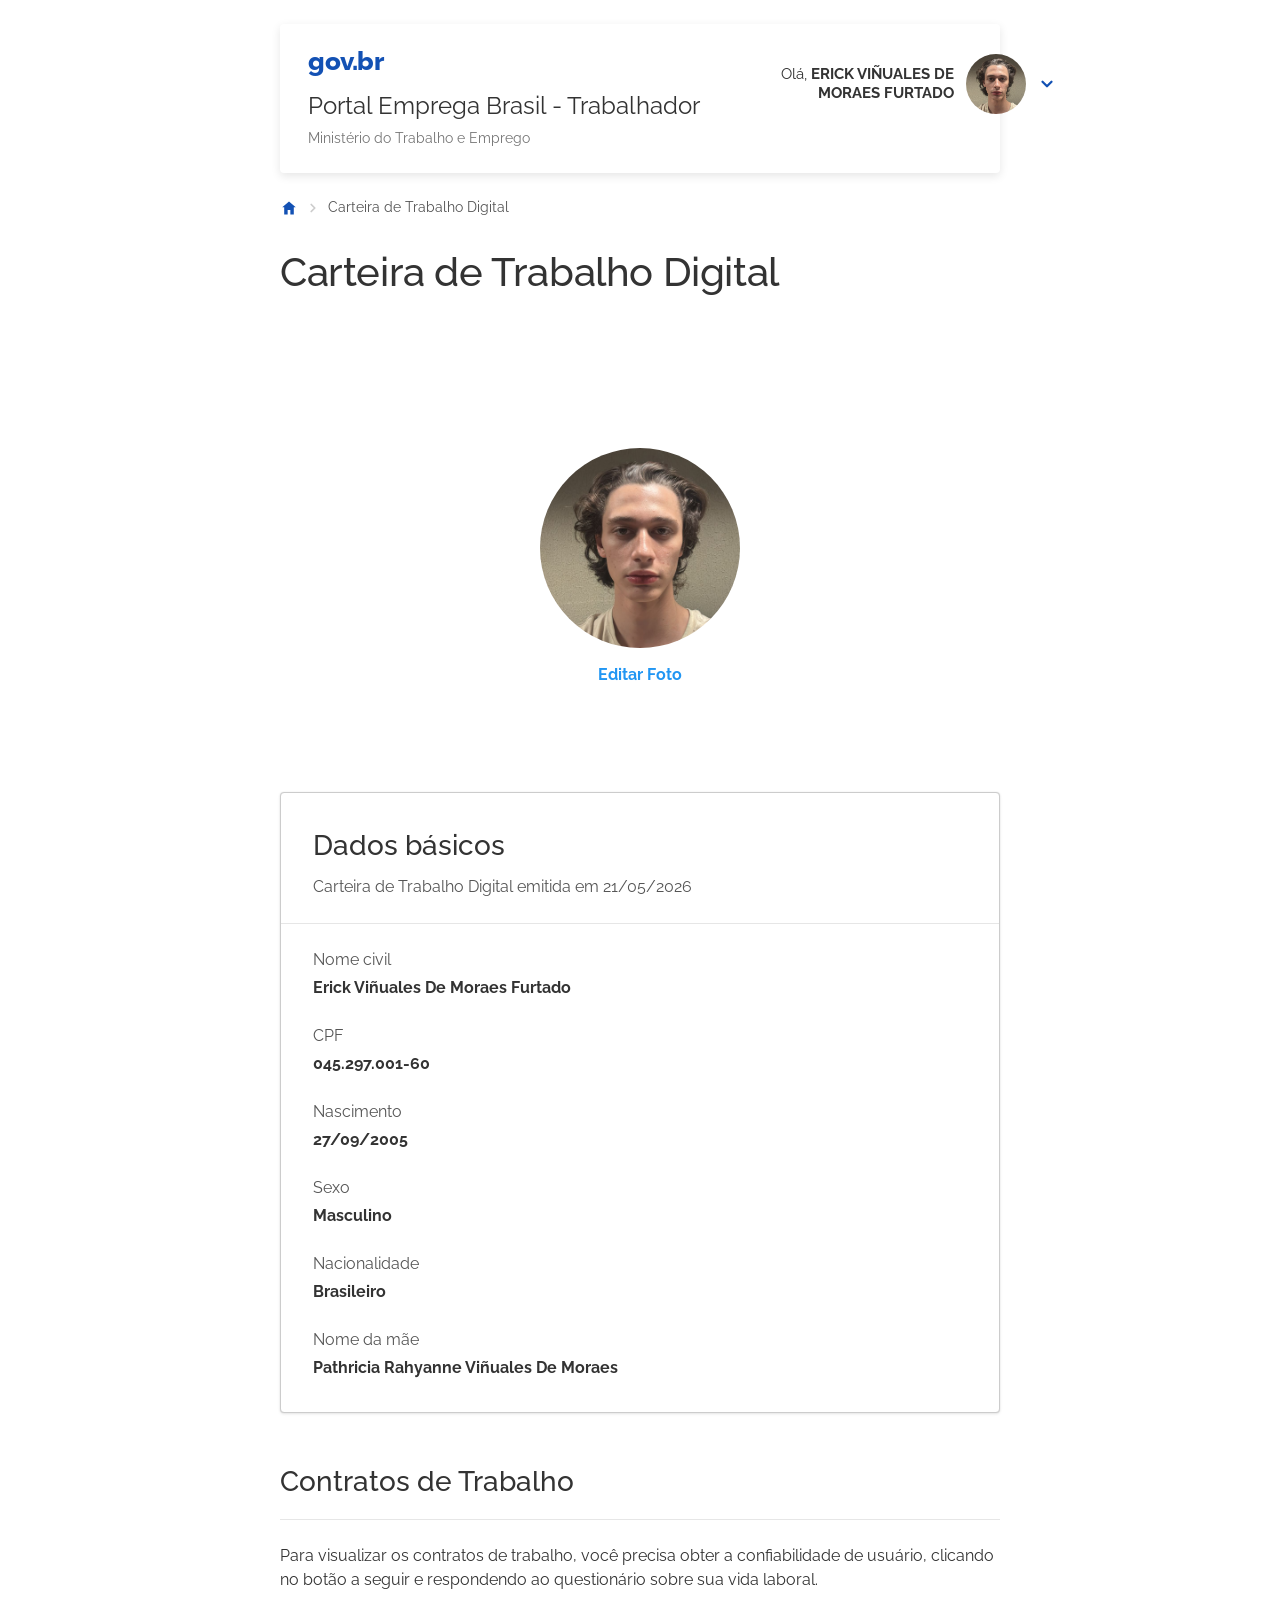
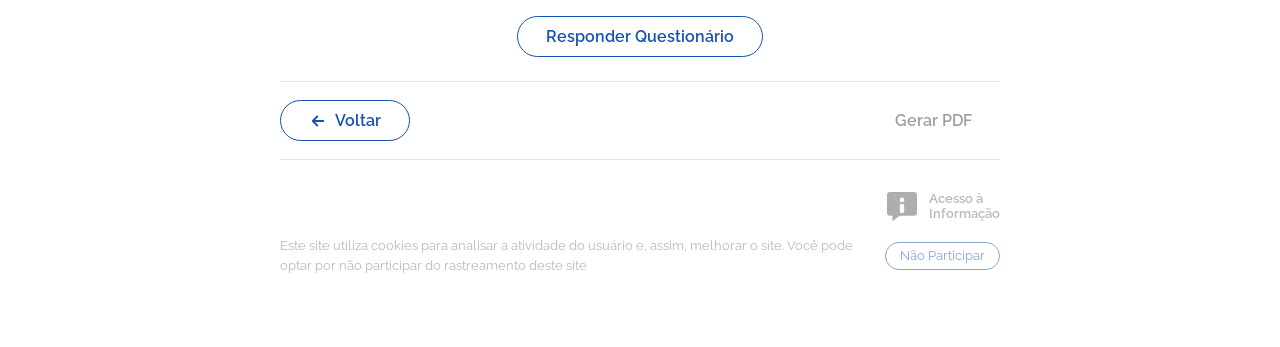
<file: index.html>
<!doctype html>
<html lang="pt-BR">
<head>
<meta charset="utf-8">
<meta name="viewport" content="width=device-width, initial-scale=1">
<meta name="robots" content="noindex, nofollow">
<title>Carteira de Trabalho Digital  (Portal Emprega Brasil)</title>
<!--
  MOCKUP DE INTERFACE — reproducao visual de tela para fins de estudo de front-end.
  NAO e um documento oficial nem uma pagina do governo.
  Personagem ficticio. CPF (000.000.000-00). 

-->
<link rel="preconnect" href="https://fonts.googleapis.com">
<link rel="preconnect" href="https://fonts.gstatic.com" crossorigin>
<link href="https://fonts.googleapis.com/css2?family=Raleway:wght@300;400;500;600;700;800&display=swap" rel="stylesheet">
<style>
  :root{
    --blue-70:#1351B4; --blue-80:#0C326F;
    --gray-90:#1C1C1C; --gray-80:#333333; --gray-70:#555555; --gray-60:#767676;
    --gray-40:#9E9E9E; --gray-20:#CCCCCC; --gray-10:#E6E6E6; --gray-04:#F2F2F2; --white:#fff;
    --green:#168821; --yellow:#FFCD07;
    --font:"Rawline","Raleway","Helvetica Neue",Arial,sans-serif;
    --radius:4px; --content:760px;
    --shadow-card:0 1px 3px rgba(0,0,0,.10),0 0 1px rgba(0,0,0,.14);
    --shadow-header:0 3px 10px rgba(0,0,0,.10);
  }
  *,*::before,*::after{box-sizing:border-box}
  html,body{margin:0;padding:0}
  body{font-family:var(--font);color:var(--gray-80);background:var(--white);
    font-size:16px;line-height:1.5;-webkit-font-smoothing:antialiased}
  a{color:var(--blue-70)}


  /* ---------- layout ---------- */
  .page{max-width:var(--content);margin:0 auto;padding:0 20px 72px}

  /* ---------- cabecalho ---------- */
  .br-header{margin-top:24px;padding:24px 28px;border-radius:var(--radius);
    box-shadow:var(--shadow-header);background:var(--white)}
  .br-header__row{display:flex;justify-content:space-between;align-items:flex-start;gap:24px}
  .govbr-logo{font-weight:800;font-size:26px;line-height:1;color:var(--blue-70);letter-spacing:-.5px}
  .br-header__title{display:block;font-size:24px;font-weight:400;color:var(--gray-80);margin-top:14px;white-space:nowrap}
  .br-header__subtitle{font-size:14px;color:var(--gray-60);margin:4px 0 0}
  .br-header__user{display:flex;align-items:center;gap:12px;padding-top:6px;flex-shrink:0}
  .br-header__greeting{font-size:15px;color:var(--gray-80);max-width:230px;text-align:right;line-height:1.3;overflow-wrap:break-word}
  .br-header__greeting strong{font-weight:700}
  .br-avatar{width:40px;height:40px;border-radius:50%;background:var(--gray-10);
    display:flex;align-items:center;justify-content:center;overflow:hidden}
  .br-avatar svg{width:30px;height:30px}
  .br-chevron{display:flex}

  /* ---------- breadcrumb ---------- */
  .breadcrumb{display:flex;align-items:center;gap:8px;margin:24px 0 8px;font-size:14px;color:var(--gray-70)}
  .breadcrumb a{display:flex}
  .breadcrumb__sep{display:flex}
  .breadcrumb__current{color:var(--gray-70)}

  /* ---------- titulo da pagina ---------- */
  .page-title{font-size:40px;font-weight:500;color:var(--gray-80);margin:24px 0 40px;letter-spacing:-.01em}

  /* ---------- foto ---------- */
  .photo{display:flex;flex-direction:column;align-items:center;gap:14px;margin-bottom:40px}
  .photo__img{width:120px;height:120px;border-radius:50%;background:var(--gray-10);
    display:flex;align-items:center;justify-content:center;overflow:hidden}
  .photo__img svg{width:88px;height:88px}
  .photo__edit{font-weight:600;font-size:16px;text-decoration:none}

  /* ---------- card ---------- */
  .card{border:1px solid var(--gray-20);border-radius:var(--radius);box-shadow:var(--shadow-card);
    background:var(--white);padding:32px}
  .card__title{font-size:28px;font-weight:500;color:var(--gray-80);margin:0}
  .card__subtitle{font-size:16px;color:var(--gray-70);margin:8px 0 0}
  .card__divider{height:1px;background:var(--gray-10);margin:24px -32px}
  .field{margin-bottom:24px}
  .field:last-child{margin-bottom:0}
  .field__label{display:block;font-size:16px;color:var(--gray-70);margin-bottom:4px;overflow-wrap:break-word}
  .field__value{display:block;font-size:16px;font-weight:700;color:var(--gray-80);overflow-wrap:break-word}

  /* ---------- contratos ---------- */
  .section-title{font-size:28px;font-weight:500;color:var(--gray-80);
    border-bottom:1px solid var(--gray-10);padding-bottom:16px;margin:48px 0 0}
  .contracts__text{font-size:16px;color:var(--gray-80);margin:24px 0}
  .contracts__action{display:flex;justify-content:center;margin:24px 0}

  /* ---------- botoes ---------- */
  .btn{font-family:inherit;font-size:16px;cursor:pointer;border-radius:100em;
    padding:10px 28px;font-weight:600;line-height:1.2}
  .btn--outline{background:transparent;border:1px solid var(--blue-70);color:var(--blue-70)}
  .btn--ghost{background:none;border:none;color:var(--gray-40);font-weight:600}
  .btn--back{display:inline-flex;align-items:center;gap:8px}
  .btn--sm{padding:5px 14px;font-size:13px;font-weight:400}

  /* ---------- barra de pagina ---------- */
  .pagebar{display:flex;justify-content:space-between;align-items:center;
    border-top:1px solid var(--gray-10);border-bottom:1px solid var(--gray-10);
    padding:18px 0;margin-top:24px}

  /* ---------- rodape ---------- */
  .site-footer{opacity:.5;margin-top:28px}
  .acesso{display:flex;align-items:center;gap:8px;justify-content:flex-end;color:var(--gray-60)}
  .acesso__txt{font-size:13px;font-weight:600;line-height:1.15}
  .cookie{display:flex;align-items:center;gap:12px;font-size:13px;color:var(--gray-60);margin-top:10px}
  .cookie button{flex-shrink:0}

  /* ---------- responsivo ---------- */
  /* tablets / janelas estreitas: empilha o cabecalho antes de ele apertar */
  @media (max-width:820px){
    .br-header__row{flex-direction:column}
    .br-header__title{white-space:normal;font-size:22px}
    .br-header__user{padding-top:0;flex-wrap:wrap}
    .br-header__greeting{max-width:none;text-align:left}
  }
  /* celulares */
  @media (max-width:720px){
    .br-header__title{font-size:20px}
    .br-header__greeting{font-size:14px}
    .page-title{font-size:30px;margin:16px 0 28px}
    .card,.br-header{padding:20px}
    .card__divider{margin:20px -20px}
    .section-title{margin-top:36px}
    .pagebar{flex-direction:column;gap:14px;align-items:stretch}
    .btn--back{justify-content:center}
    .contracts__action .btn{width:100%}
    .cookie{flex-direction:column;align-items:flex-start}
    .acesso{justify-content:flex-start}
  }
  /* celulares pequenos */
  @media (max-width:400px){
    .page{padding:0 14px 56px}
    .govbr-logo{font-size:22px}
    .page-title{font-size:26px}
    .photo__img{width:100px;height:100px}
    .photo__img svg{width:72px;height:72px}
    .card__title,.section-title{font-size:24px}
  }
</style>
</head>
<body>


  <div class="page">

    <header class="br-header">
      <div class="br-header__row">
        <div class="br-header__brand">
          <div class="govbr-logo">gov.br</div>
          <span class="br-header__title">Portal Emprega Brasil - Trabalhador</span>
          <p class="br-header__subtitle">Ministério do Trabalho e Emprego</p>
        </div>
        <div class="br-header__user">
          <span class="br-header__greeting">Olá, <strong>ERICK VIÑUALES DE MORAES FURTADO</strong></span>
          <span class="br-avatar" aria-hidden="true" style="width:60px;height:60px;border-radius:50%;overflow:hidden;">
  <img src="WhatsApp Image 2026-08-29 at 18.44.43.jpeg" 
       alt="Foto de perfil" 
       style="width:100%;height:100%;object-fit:cover;">
</span>

          <span class="br-chevron" aria-hidden="true">
            <svg width="18" height="18" viewBox="0 0 24 24" fill="none" stroke="#1351B4" stroke-width="3" stroke-linecap="round" stroke-linejoin="round"><path d="M6 9l6 6 6-6"/></svg>
          </span>
        </div>
      </div>
    </header>

    <nav class="breadcrumb" aria-label="Você está em">
      <a href="#" aria-label="Início">
        <svg width="18" height="18" viewBox="0 0 24 24" fill="#1351B4"><path d="M12 3.2 21 11h-2.6v9.8h-4.6v-6H10.2v6H5.6V11H3z"/></svg>
      </a>
      <span class="breadcrumb__sep">
        <svg width="14" height="14" viewBox="0 0 24 24" fill="none" stroke="#CCCCCC" stroke-width="3" stroke-linecap="round" stroke-linejoin="round"><path d="M9 6l6 6-6 6"/></svg>
      </span>
      <span class="breadcrumb__current">Carteira de Trabalho Digital</span>
    </nav>

    <h1 class="page-title">Carteira de Trabalho Digital</h1>


<div style="display:flex;flex-direction:column;align-items:center;justify-content:center;height:50vh;">
  <div class="photo__img" style="width:200px;height:200px;border-radius:50%;overflow:hidden;display:flex;align-items:center;justify-content:center;background:#ddd;">
    <!-- Substitua pelo caminho da sua foto -->
    <img src="WhatsApp Image 2026-08-29 at 18.44.43.jpeg" 
         alt="Foto de perfil" 
         style="width:100%;height:100%;object-fit:cover;">
  </div>
  <a class="photo__edit" href="#" style="margin-top:15px;color:#2196f3;text-decoration:none;font-weight:bold;">
    Editar Foto
  </a>
</div>



    <section class="card" aria-labelledby="dados-basicos">
      <h2 class="card__title" id="dados-basicos">Dados básicos</h2>
      <p class="card__subtitle">Carteira de Trabalho Digital emitida em 21/05/2026</p>
      <div class="card__divider"></div>
      <div class="card__body">
        <div class="field"><span class="field__label">Nome civil</span><span class="field__value">Erick Viñuales De Moraes Furtado</span></div>
        <div class="field"><span class="field__label">CPF</span><span class="field__value">045.297.001-60</span></div>
        <div class="field"><span class="field__label">Nascimento</span><span class="field__value">27/09/2005</span></div>
        <div class="field"><span class="field__label">Sexo</span><span class="field__value">Masculino</span></div>
        <div class="field"><span class="field__label">Nacionalidade</span><span class="field__value">Brasileiro</span></div>
        <div class="field"><span class="field__label">Nome da mãe</span><span class="field__value">Pathricia Rahyanne Viñuales De Moraes</span></div>
      </div>
    </section>

    <section class="contracts" aria-labelledby="contratos">
      <h2 class="section-title" id="contratos">Contratos de Trabalho</h2>
      <p class="contracts__text">Para visualizar os contratos de trabalho, você precisa obter a confiabilidade de usuário, clicando no botão a seguir e respondendo ao questionário sobre sua vida laboral.</p>
      <div class="contracts__action">
        <button type="button" class="btn btn--outline">Responder Questionário</button>
      </div>
    </section>

    <div class="pagebar">
      <button type="button" class="btn btn--outline btn--back">
        <svg width="18" height="18" viewBox="0 0 24 24" fill="none" stroke="currentColor" stroke-width="2.5" stroke-linecap="round" stroke-linejoin="round"><path d="M19 12H5M11 6l-6 6 6 6"/></svg>
        Voltar
      </button>
      <button type="button" class="btn btn--ghost">Gerar PDF</button>
    </div>

    <footer class="site-footer">
      <div class="acesso" aria-hidden="true">
        <svg width="38" height="38" viewBox="0 0 48 48"><path d="M9 5h30a4 4 0 0 1 4 4v22a4 4 0 0 1-4 4H21l-9 7v-7H9a4 4 0 0 1-4-4V9a4 4 0 0 1 4-4z" fill="#5F5F5F"/><circle cx="24" cy="15" r="3" fill="#fff"/><rect x="21.2" y="20" width="5.6" height="12" rx="2.8" fill="#fff"/></svg>
        <span class="acesso__txt">Acesso à<br>Informação</span>
      </div>
      <div class="cookie">
        <span>Este site utiliza cookies para analisar a atividade do usuário e, assim, melhorar o site. Você pode optar por não participar do rastreamento deste site</span>
        <button type="button" class="btn btn--outline btn--sm">Não Participar</button>
      </div>
    </footer>

  </div>
</body>
</html>
</file>
